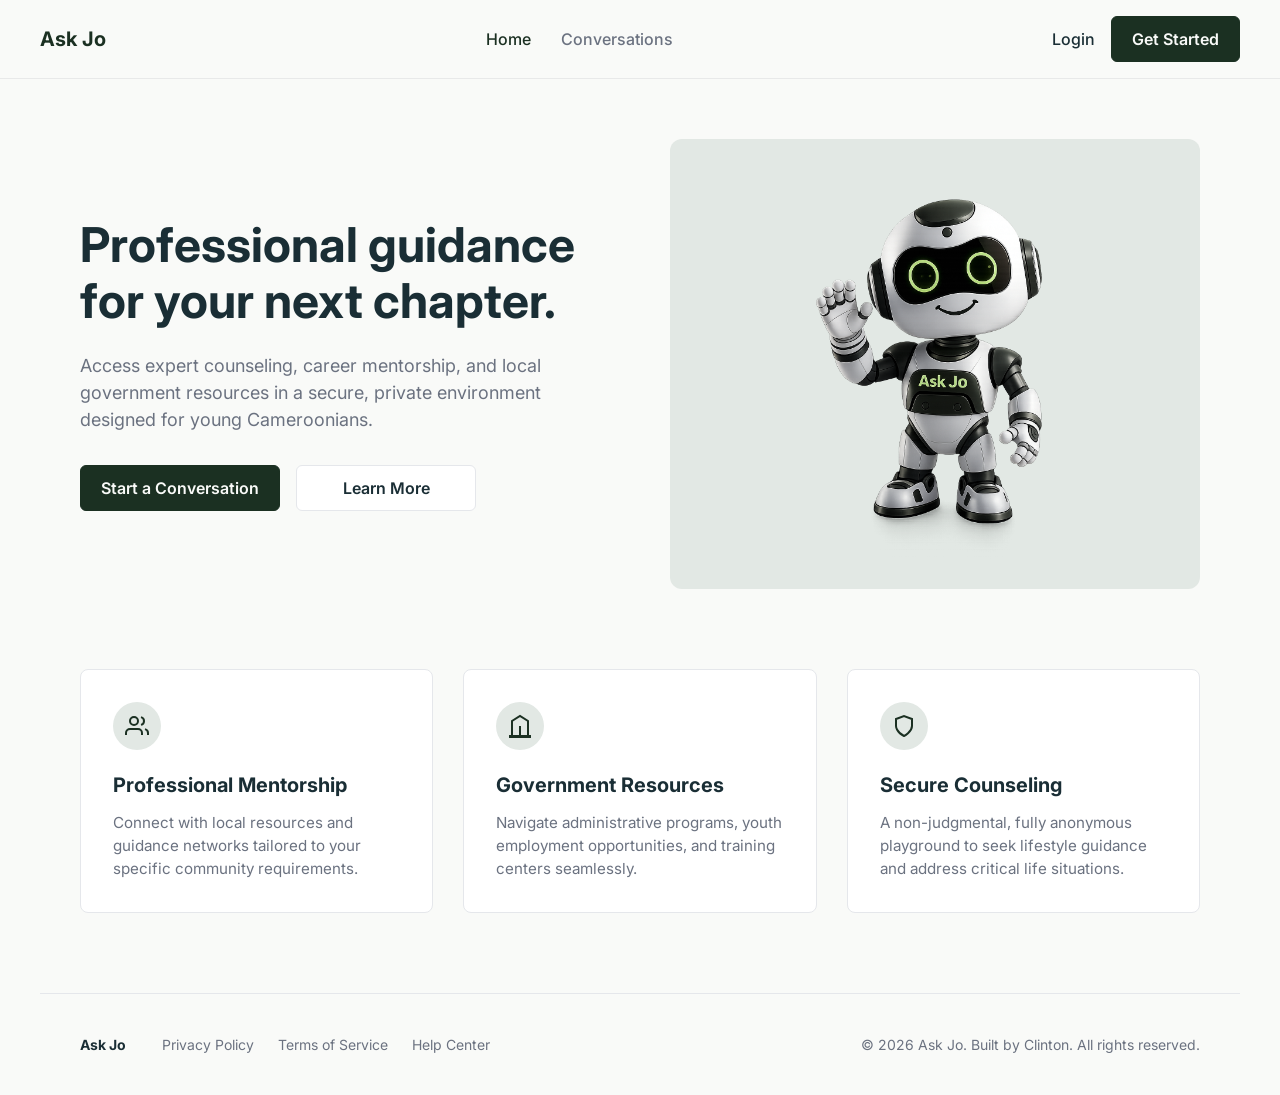
<file: ask-jo-frontend/index.html>
<!doctype html>
<html lang="en">
  <head>
    <meta charset="UTF-8" />
    <meta name="viewport" content="width=device-width, initial-scale=1.0" />
    <title>Ask Jo - Professional Guidance</title>
    <link rel="stylesheet" href="css/main.css" />
    <link rel="preconnect" href="https://fonts.googleapis.com" />
    <link rel="preconnect" href="https://fonts.gstatic.com" crossorigin />
    <link
      href="https://fonts.googleapis.com/css2?family=Inter:wght@400;500;600;700&display=swap"
      rel="stylesheet"
    />
  </head>
  <body>
    <nav class="navbar">
      <div class="nav-logo">Ask Jo</div>
      <div class="nav-links">
        <a href="index.html" class="active">Home</a>
        <a href="chat.html?new=1">Conversations</a>
      </div>
      <div class="nav-actions">
        <a href="auth.html?mode=login" class="btn-text">Login</a>
        <a href="chat.html?new=1" class="btn-primary">Get Started</a>
      </div>
      <button
        class="nav-hamburger"
        onclick="toggleMobileNav()"
        aria-label="Menu"
      >
        <span></span><span></span><span></span>
      </button>
    </nav>

    <!-- Mobile nav drawer -->
    <div class="nav-mobile-drawer" id="mobile-nav-drawer">
      <a href="index.html">Home</a>
      <a href="chat.html?new=1">Conversations</a>
      <a href="auth.html?mode=login">Login</a>
      <a href="chat.html?new=1">Get Started</a>
    </div>

    <main class="landing-hero">
      <div class="hero-content">
        <h1>Professional guidance for your next chapter.</h1>
        <p>
          Access expert counseling, career mentorship, and local government
          resources in a secure, private environment designed for young
          Cameroonians.
        </p>
        <div class="hero-cta-group">
          <a href="chat.html?new=1" class="btn-primary text-center"
            >Start a Conversation</a
          >
          <a href="#features" class="btn-secondary text-center">Learn More</a>
        </div>
      </div>
      <div class="hero-image-container">
        <div class="hero-placeholder-img"></div>
      </div>
    </main>

    <section id="features" class="features-grid">
      <div class="feature-card">
        <div class="icon-wrapper">
          <svg
            width="24"
            height="24"
            viewBox="0 0 24 24"
            fill="none"
            stroke="currentColor"
            stroke-width="2"
          >
            <path d="M17 21v-2a4 4 0 0 0-4-4H5a4 4 0 0 0-4 4v2"></path>
            <circle cx="9" cy="7" r="4"></circle>
            <path d="M23 21v-2a4 4 0 0 0-3-3.87"></path>
            <path d="M16 3.13a4 4 0 0 1 0 7.75"></path>
          </svg>
        </div>
        <h3>Professional Mentorship</h3>
        <p>
          Connect with local resources and guidance networks tailored to your
          specific community requirements.
        </p>
      </div>
      <div class="feature-card">
        <div class="icon-wrapper">
          <svg
            width="24"
            height="24"
            viewBox="0 0 24 24"
            fill="none"
            stroke="currentColor"
            stroke-width="2"
          >
            <rect x="2" y="22" width="20" height="2"></rect>
            <path d="M4 22V7l8-5 8 5v15"></path>
            <path d="M12 22V12"></path>
          </svg>
        </div>
        <h3>Government Resources</h3>
        <p>
          Navigate administrative programs, youth employment opportunities, and
          training centers seamlessly.
        </p>
      </div>
      <div class="feature-card">
        <div class="icon-wrapper">
          <svg
            width="24"
            height="24"
            viewBox="0 0 24 24"
            fill="none"
            stroke="currentColor"
            stroke-width="2"
          >
            <path d="M12 22s8-4 8-10V5l-8-3-8 3v7s0 6 8 10z"></path>
          </svg>
        </div>
        <h3>Secure Counseling</h3>
        <p>
          A non-judgmental, fully anonymous playground to seek lifestyle
          guidance and address critical life situations.
        </p>
      </div>
    </section>

    <footer class="landing-footer">
      <div class="footer-left">
        <span class="footer-logo">Ask Jo</span>
        <a href="#">Privacy Policy</a>
        <a href="#">Terms of Service</a>
        <a href="#">Help Center</a>
      </div>
      <div class="footer-right">
        &copy; 2026 Ask Jo. Built by Clinton. All rights reserved.
      </div>
    </footer>

    <script>
      function toggleMobileNav() {
        document.getElementById("mobile-nav-drawer").classList.toggle("open");
      }
    </script>
  </body>
</html>
</file>
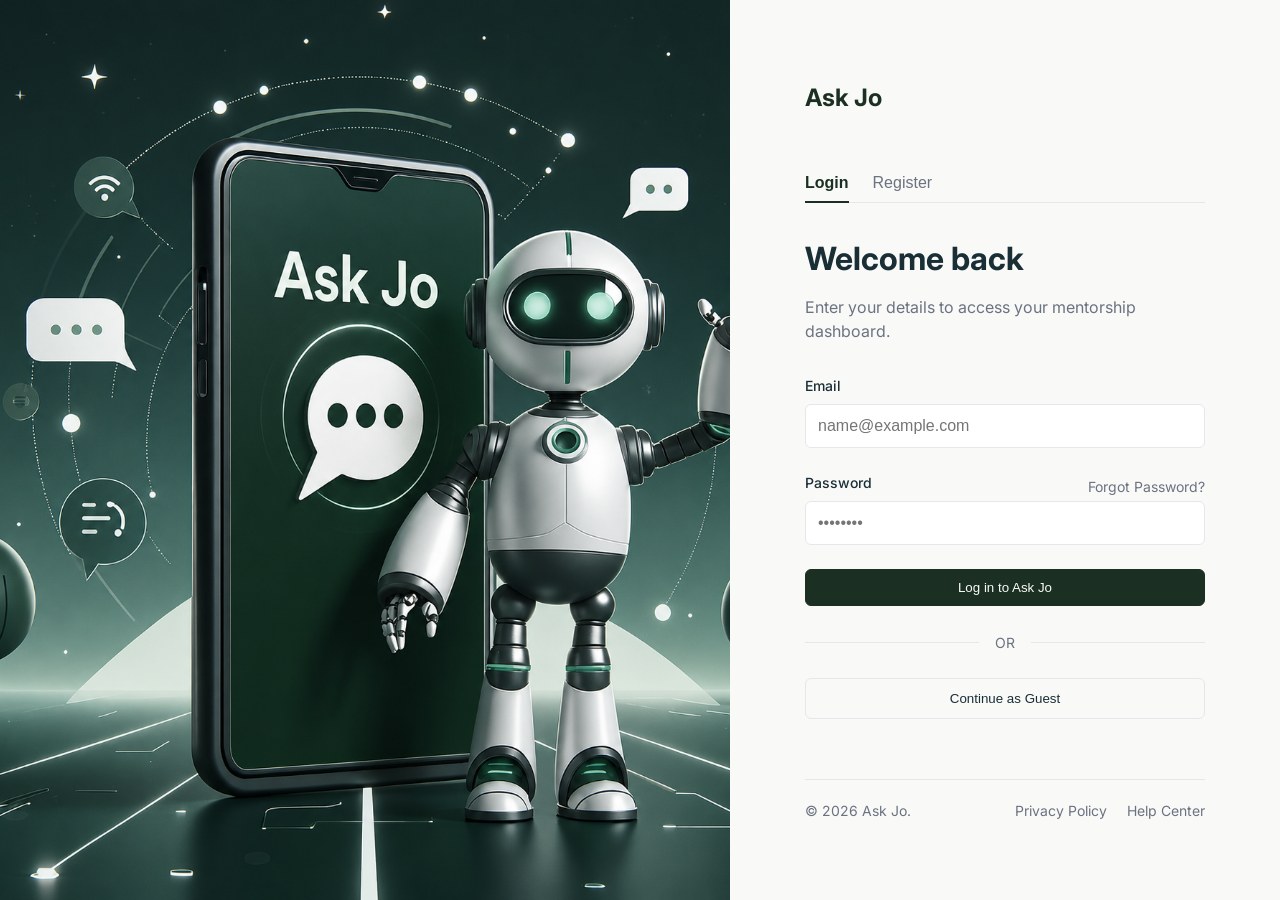
<file: ask-jo-frontend/auth.html>
<!doctype html>
<html lang="en">
  <head>
    <meta charset="UTF-8" />
    <meta name="viewport" content="width=device-width, initial-scale=1.0" />
    <title>Ask Jo - Portal Gateway</title>
    <link rel="stylesheet" href="css/main.css" />
    <link rel="stylesheet" href="css/auth.css" />
    <link rel="preconnect" href="https://fonts.googleapis.com" />
    <link rel="preconnect" href="https://fonts.gstatic.com" crossorigin />
    <link
      href="https://fonts.googleapis.com/css2?family=Inter:wght@400;500;600;700&display=swap"
      rel="stylesheet"
    />
  </head>
  <body class="auth-page-body">
    <div class="auth-split-container">
      <div class="auth-splash-panel"></div>
      <div class="auth-form-panel">
        <div class="auth-form-wrapper">
          <div class="auth-brand-header">Ask Jo</div>

          <div class="auth-tabs">
            <button
              type="button"
              id="tab-login"
              class="auth-tab active"
              onclick="switchAuthMode('login')"
            >
              Login
            </button>
            <button
              type="button"
              id="tab-register"
              class="auth-tab"
              onclick="switchAuthMode('register')"
            >
              Register
            </button>
          </div>

          <h2 id="auth-title" class="auth-main-title">Welcome back</h2>
          <p id="auth-subtitle" class="auth-sub-title">
            Enter your details to access your mentorship dashboard.
          </p>

          <div id="auth-error-msg" class="auth-alert hidden"></div>

          <form id="auth-core-form" onsubmit="handleAuthSubmit(event)">
            <div id="group-username" class="form-group hidden">
              <label for="auth-username">Username</label>
              <input
                type="text"
                id="auth-username"
                placeholder="yourusername"
                autocomplete="username"
              />
            </div>
            <div class="form-group">
              <label for="auth-email">Email</label>
              <input
                type="email"
                id="auth-email"
                placeholder="name@example.com"
                required
                autocomplete="email"
              />
            </div>
            <div class="form-group">
              <div class="label-row">
                <label for="auth-password">Password</label>
                <a href="#" class="form-link-sm">Forgot Password?</a>
              </div>
              <input
                type="password"
                id="auth-password"
                placeholder="••••••••"
                required
                autocomplete="current-password"
              />
            </div>
            <div id="group-confirm-password" class="form-group hidden">
              <label for="auth-confirm-password">Confirm Password</label>
              <input
                type="password"
                id="auth-confirm-password"
                placeholder="••••••••"
                autocomplete="new-password"
              />
            </div>

            <button
              type="submit"
              id="auth-submit-btn"
              class="btn-primary full-width font-medium"
            >
              Log in to Ask Jo
            </button>

            <div class="auth-divider"><span>OR</span></div>

            <button
              type="button"
              class="btn-outline full-width font-medium"
              onclick="window.location.href = 'chat.html?new=1'"
            >
              Continue as Guest
            </button>
          </form>

          <div class="auth-footer-links">
            <span>&copy; 2026 Ask Jo.</span>
            <div class="footer-right-links">
              <a href="#">Privacy Policy</a>
              <a href="#">Help Center</a>
            </div>
          </div>
        </div>
      </div>
    </div>

    <script src="js/storage.js"></script>
    <script src="js/api.js"></script>
    <script src="js/auth.js"></script>
    <script>
      window.addEventListener("DOMContentLoaded", () => {
        const params = new URLSearchParams(window.location.search);
        if (params.get("mode") === "register") {
          switchAuthMode("register");
        }
      });
    </script>
  </body>
</html>
</file>
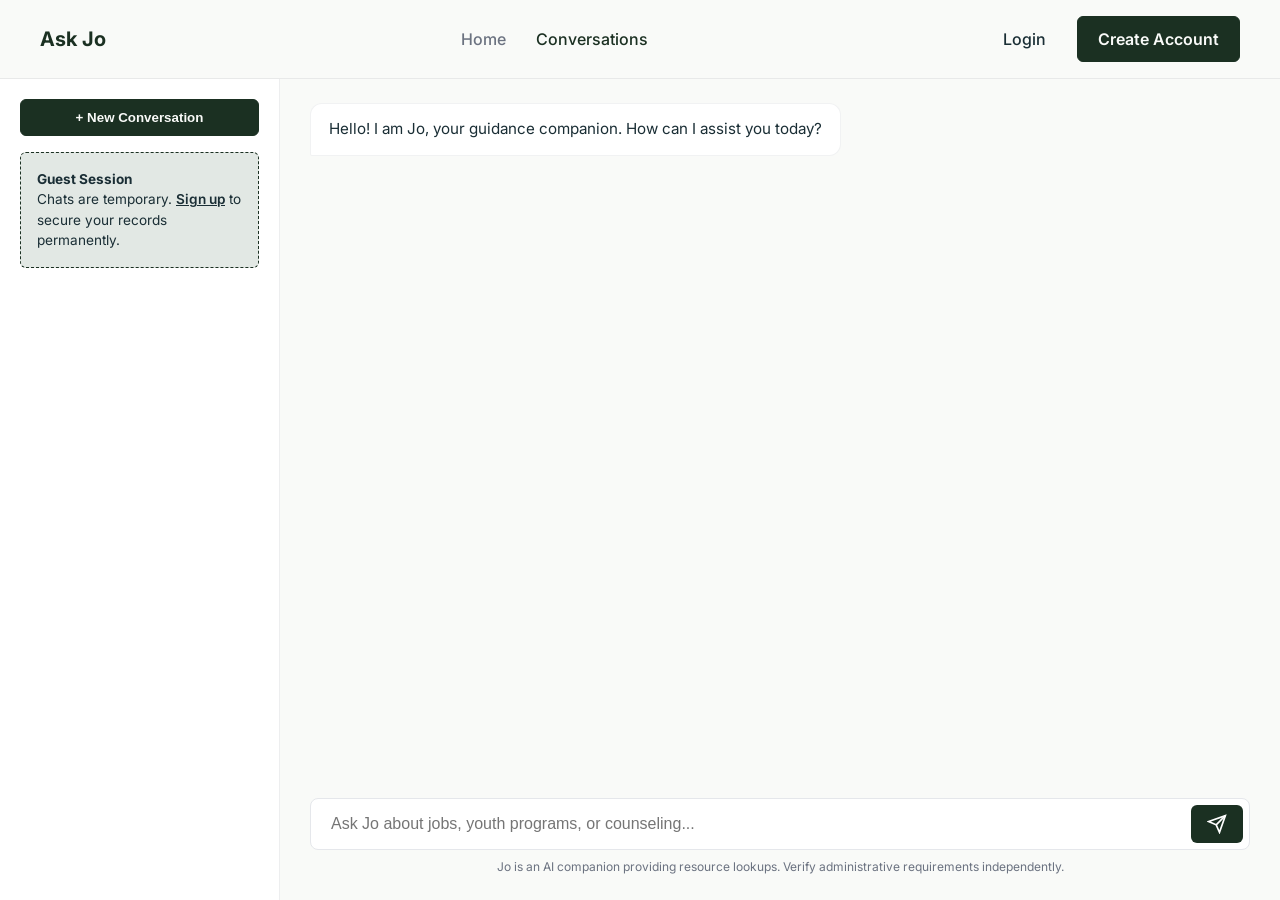
<file: ask-jo-frontend/chat.html>
<!doctype html>
<html lang="en">
  <head>
    <meta charset="UTF-8" />
    <meta name="viewport" content="width=device-width, initial-scale=1.0" />
    <title>Ask Jo - Chat Workspace</title>
    <link rel="stylesheet" href="css/main.css" />
    <link rel="stylesheet" href="css/chat.css" />
    <link rel="preconnect" href="https://fonts.googleapis.com" />
    <link rel="preconnect" href="https://fonts.gstatic.com" crossorigin />
    <link
      href="https://fonts.googleapis.com/css2?family=Inter:wght@400;500;600;700&display=swap"
      rel="stylesheet"
    />
  </head>
  <body class="chat-workspace-body">
    <nav class="navbar">
      <div
        class="nav-logo"
        style="cursor: pointer"
        onclick="window.location.href = 'index.html'"
      >
        Ask Jo
      </div>
      <div class="nav-links">
        <a href="index.html">Home</a>
        <a href="chat.html?new=1" class="active">Conversations</a>
      </div>
      <div class="nav-actions" id="header-user-actions"></div>
      <button
        class="nav-hamburger"
        onclick="toggleMobileNav()"
        aria-label="Menu"
      >
        <span></span><span></span><span></span>
      </button>
    </nav>

    <!-- Mobile nav drawer -->
    <div class="nav-mobile-drawer" id="mobile-nav-drawer">
      <a href="index.html">Home</a>
      <a href="chat.html?new=1">Conversations</a>
      <a href="auth.html?mode=login">Login</a>
      <a href="auth.html?mode=register">Create Account</a>
    </div>

    <div class="workspace-viewport">
      <!-- Overlay for sidebar on mobile -->
      <div
        class="sidebar-overlay"
        id="sidebar-overlay"
        onclick="closeSidebar()"
      ></div>

      <aside class="chat-sidebar" id="sidebar-panel">
        <button
          type="button"
          class="btn-primary full-width"
          id="new-chat-btn"
          onclick="createNewChatSession()"
        >
          + New Conversation
        </button>
        <div class="sidebar-list-container" id="conversations-list"></div>
      </aside>

      <main class="chat-main-window">
        <div class="chat-messages-container" id="chat-output-feed"></div>
        <div class="chat-input-sticky-dock">
          <form
            id="chat-submittal-form"
            onsubmit="transmitUserPrompt(event)"
            class="chat-form-raw"
          >
            <input
              type="text"
              id="chat-input-box"
              placeholder="Ask Jo about jobs, youth programs, or counseling..."
              required
              autocomplete="off"
            />
            <button type="submit" class="chat-send-btn">
              <svg
                width="20"
                height="20"
                viewBox="0 0 24 24"
                fill="none"
                stroke="currentColor"
                stroke-width="2"
              >
                <line x1="22" y1="2" x2="11" y2="13"></line>
                <polygon points="22 2 15 22 11 13 2 9 22 2"></polygon>
              </svg>
            </button>
          </form>
          <div class="chat-disclaimer">
            Jo is an AI companion providing resource lookups. Verify
            administrative requirements independently.
          </div>
        </div>
      </main>
    </div>

    <!-- Floating sidebar toggle button (mobile only) -->
    <button
      class="sidebar-toggle-btn"
      id="sidebar-toggle-btn"
      onclick="toggleSidebar()"
      aria-label="Toggle conversations"
    >
      ☰
    </button>

    <script src="js/storage.js"></script>
    <script src="js/api.js"></script>
    <script src="js/chat.js"></script>
    <script>
      function toggleMobileNav() {
        const drawer = document.getElementById("mobile-nav-drawer");
        drawer.classList.toggle("open");
      }

      function toggleSidebar() {
        const sidebar = document.getElementById("sidebar-panel");
        const overlay = document.getElementById("sidebar-overlay");
        sidebar.classList.toggle("open");
        overlay.classList.toggle("active");
      }

      function closeSidebar() {
        const sidebar = document.getElementById("sidebar-panel");
        const overlay = document.getElementById("sidebar-overlay");
        sidebar.classList.remove("open");
        overlay.classList.remove("active");
      }
    </script>
  </body>
</html>
</file>
<file: ask-jo-frontend/css/main.css>
:root {
  --primary: #1b3022;
  --secondary: #1a2e35;
  --tertiary: #e2e8e4;
  --neutral: #f9faf8;
  --white: #ffffff;
  --border-light: #e5e7eb;
  --text-main: #1a2e35;
  --text-muted: #6b7280;
}

* {
  box-sizing: border-box;
  margin: 0;
  padding: 0;
}

body {
  font-family: "Inter", sans-serif;
  background-color: var(--neutral);
  color: var(--text-main);
  line-height: 1.5;
  -webkit-font-smoothing: antialiased;
}

h1,
h2,
h3,
h4 {
  font-weight: 700;
  color: var(--secondary);
}

a {
  color: inherit;
  text-decoration: none;
}

/* Global Buttons */
.btn-primary {
  background-color: var(--primary);
  color: var(--neutral);
  padding: 10px 20px;
  border-radius: 6px;
  font-weight: 600;
  border: 1px solid var(--primary);
  cursor: pointer;
  display: inline-block;
  text-align: center;
  transition: background-color 0.2s ease;
}
.btn-primary:hover {
  background-color: #122117;
}

.btn-secondary {
  background-color: var(--white);
  color: var(--secondary);
  padding: 10px 20px;
  border-radius: 6px;
  font-weight: 600;
  border: 1px solid var(--border-light);
  cursor: pointer;
  display: inline-block;
  text-align: center;
  transition: background-color 0.2s ease;
}
.btn-secondary:hover {
  background-color: var(--neutral);
}

.btn-outline {
  background-color: transparent;
  color: var(--secondary);
  padding: 12px 20px;
  border-radius: 6px;
  font-weight: 600;
  border: 1px solid var(--border-light);
  cursor: pointer;
  transition: background-color 0.2s ease;
}
.btn-outline:hover {
  background-color: rgba(26, 46, 53, 0.04);
}

.btn-text {
  font-weight: 500;
  color: var(--secondary);
}
.btn-text:hover {
  color: var(--primary);
}

.full-width {
  width: 100%;
}
.text-center {
  text-align: center;
}
.font-medium {
  font-weight: 500;
}

/* Navbar */
.navbar {
  display: flex;
  justify-content: space-between;
  align-items: center;
  padding: 16px 40px;
  background-color: var(--neutral);
  border-bottom: 1px solid rgba(26, 46, 53, 0.08);
  position: relative;
  z-index: 100;
}

.nav-logo {
  font-size: 1.25rem;
  font-weight: 700;
  color: var(--primary);
}

.nav-links {
  display: flex;
  gap: 30px;
}
.nav-links a {
  font-weight: 500;
  color: var(--text-muted);
}
.nav-links a:hover,
.nav-links a.active {
  color: var(--primary);
}

.nav-actions {
  display: flex;
  align-items: center;
  gap: 16px;
}

/* Hamburger — hidden on desktop */
.nav-hamburger {
  display: none;
  flex-direction: column;
  gap: 5px;
  cursor: pointer;
  padding: 4px;
  background: none;
  border: none;
}
.nav-hamburger span {
  display: block;
  width: 24px;
  height: 2px;
  background-color: var(--primary);
  border-radius: 2px;
  transition: all 0.3s ease;
}

/* Mobile nav drawer */
.nav-mobile-drawer {
  display: none;
  flex-direction: column;
  gap: 0;
  background-color: var(--white);
  border-bottom: 1px solid var(--border-light);
  padding: 0;
  overflow: hidden;
  max-height: 0;
  transition:
    max-height 0.3s ease,
    padding 0.3s ease;
}
.nav-mobile-drawer.open {
  max-height: 400px;
  padding: 16px 24px;
}
.nav-mobile-drawer a,
.nav-mobile-drawer button {
  display: block;
  padding: 12px 0;
  font-size: 1rem;
  font-weight: 500;
  color: var(--text-main);
  border-bottom: 1px solid var(--border-light);
  background: none;
  border-left: none;
  border-right: none;
  border-top: none;
  cursor: pointer;
  text-align: left;
  width: 100%;
}
.nav-mobile-drawer a:last-child,
.nav-mobile-drawer button:last-child {
  border-bottom: none;
}

/* Landing Hero */
.landing-hero {
  display: grid;
  grid-template-columns: 1fr 1fr;
  gap: 60px;
  max-width: 1200px;
  margin: 60px auto;
  padding: 0 40px;
  align-items: center;
}

.hero-content h1 {
  font-size: 3rem;
  line-height: 1.15;
  margin-bottom: 24px;
}
.hero-content p {
  font-size: 1.125rem;
  color: var(--text-muted);
  margin-bottom: 32px;
}
.hero-cta-group {
  display: flex;
  gap: 16px;
}
.hero-cta-group .btn-primary,
.hero-cta-group .btn-secondary {
  min-width: 180px;
}

.hero-image-container {
  width: 100%;
  display: flex;
  justify-content: center;
  align-items: center;
}
.hero-placeholder-img {
  width: 100%;
  height: 450px;
  background-color: var(--tertiary);
  background-image: url("../assets/robot.png");
  background-size: contain;
  background-repeat: no-repeat;
  background-position: center;
  border-radius: 12px;
}

/* Features */
.features-grid {
  display: grid;
  grid-template-columns: repeat(3, 1fr);
  gap: 30px;
  max-width: 1200px;
  margin: 80px auto;
  padding: 0 40px;
}
.feature-card {
  background-color: var(--white);
  border: 1px solid var(--border-light);
  padding: 32px;
  border-radius: 8px;
}
.icon-wrapper {
  color: var(--primary);
  background-color: var(--tertiary);
  width: 48px;
  height: 48px;
  border-radius: 50%;
  display: flex;
  align-items: center;
  justify-content: center;
  margin-bottom: 20px;
}
.feature-card h3 {
  font-size: 1.25rem;
  margin-bottom: 12px;
}
.feature-card p {
  color: var(--text-muted);
  font-size: 0.95rem;
}

/* Footer */
.landing-footer {
  display: flex;
  justify-content: space-between;
  align-items: center;
  max-width: 1200px;
  margin: 60px auto 40px auto;
  padding: 40px 40px 0 40px;
  border-top: 1px solid var(--border-light);
  font-size: 0.875rem;
  color: var(--text-muted);
}
.footer-left {
  display: flex;
  gap: 24px;
  align-items: center;
}
.footer-logo {
  font-weight: 700;
  color: var(--secondary);
  margin-right: 12px;
}

/* ============================================================
   RESPONSIVE — Tablet (max 1024px)
   ============================================================ */
@media (max-width: 1024px) {
  .navbar {
    padding: 16px 24px;
  }

  .landing-hero {
    grid-template-columns: 1fr;
    text-align: center;
    gap: 40px;
    margin: 40px auto;
    padding: 0 24px;
  }
  .hero-cta-group {
    justify-content: center;
  }
  .hero-content h1 {
    font-size: 2.2rem;
  }

  .features-grid {
    grid-template-columns: 1fr 1fr;
    padding: 0 24px;
  }

  .landing-footer {
    flex-direction: column;
    gap: 16px;
    text-align: center;
    padding: 24px 24px 0 24px;
  }
  .footer-left {
    flex-wrap: wrap;
    justify-content: center;
  }
}

/* ============================================================
   RESPONSIVE — Mobile (max 768px)
   ============================================================ */
@media (max-width: 768px) {
  /* Hide desktop nav items, show hamburger */
  .nav-links {
    display: none;
  }
  .nav-actions {
    display: none;
  }
  .nav-hamburger {
    display: flex;
  }
  .nav-mobile-drawer {
    display: flex;
  }

  .navbar {
    padding: 14px 20px;
  }

  .landing-hero {
    padding: 0 20px;
    margin: 32px auto;
    gap: 28px;
  }
  .hero-content h1 {
    font-size: 1.75rem;
  }
  .hero-content p {
    font-size: 1rem;
  }
  .hero-cta-group {
    flex-direction: column;
    gap: 12px;
  }
  .hero-cta-group .btn-primary,
  .hero-cta-group .btn-secondary {
    min-width: unset;
    width: 100%;
  }
  .hero-placeholder-img {
    height: 260px;
  }

  .features-grid {
    grid-template-columns: 1fr;
    padding: 0 20px;
    margin: 40px auto;
    gap: 16px;
  }
  .feature-card {
    padding: 24px;
  }

  .landing-footer {
    padding: 20px 20px 0 20px;
    margin: 40px auto 24px auto;
  }
}
</file>
<file: ask-jo-frontend/css/auth.css>
.auth-page-body {
  background-color: var(--neutral);
  min-height: 100vh;
  overflow-x: hidden;
}

.auth-split-container {
  display: flex;
  width: 100vw;
  min-height: 100vh;
}

.auth-splash-panel {
  flex: 1;
  background-color: var(--primary);
  background-image: url("../assets/auth_bg.png");
  background-position: center;
  background-size: cover;
}

.auth-form-panel {
  width: 550px;
  background-color: var(--neutral);
  display: flex;
  align-items: center;
  justify-content: center;
  padding: 40px;
  overflow-y: auto;
}

.auth-form-wrapper {
  width: 100%;
  max-width: 400px;
}

.auth-brand-header {
  font-size: 1.5rem;
  font-weight: 700;
  color: var(--primary);
  margin-bottom: 48px;
}

/* Tabs */
.auth-tabs {
  display: flex;
  border-bottom: 1px solid var(--border-light);
  margin-bottom: 32px;
}
.auth-tab {
  background: none;
  border: none;
  padding: 10px 0;
  margin-right: 24px;
  font-size: 1rem;
  font-weight: 500;
  color: var(--text-muted);
  cursor: pointer;
  position: relative;
  transition: color 0.2s ease;
}
.auth-tab:hover {
  color: var(--primary);
}
.auth-tab.active {
  color: var(--primary);
  font-weight: 600;
}
.auth-tab.active::after {
  content: "";
  position: absolute;
  bottom: -1px;
  left: 0;
  right: 0;
  height: 2px;
  background-color: var(--primary);
}

.auth-main-title {
  font-size: 2rem;
  margin-bottom: 12px;
}
.auth-sub-title {
  color: var(--text-muted);
  margin-bottom: 32px;
}

/* Form */
.form-group {
  margin-bottom: 24px;
}
.form-group label {
  display: block;
  font-weight: 500;
  font-size: 0.875rem;
  margin-bottom: 8px;
  color: var(--secondary);
}
.form-group input {
  width: 100%;
  padding: 12px;
  border: 1px solid var(--border-light);
  border-radius: 6px;
  background-color: var(--white);
  font-size: 1rem;
  color: var(--text-main);
  outline: none;
  transition:
    border-color 0.2s ease,
    box-shadow 0.2s ease;
}
.form-group input:focus {
  border-color: var(--primary);
  box-shadow: 0 0 0 2px rgba(27, 48, 34, 0.1);
}

.label-row {
  display: flex;
  justify-content: space-between;
  align-items: center;
}
.form-link-sm {
  font-size: 0.875rem;
  color: var(--text-muted);
}
.form-link-sm:hover {
  text-decoration: underline;
  color: var(--primary);
}

.auth-divider {
  text-align: center;
  position: relative;
  margin: 24px 0;
}
.auth-divider::before {
  content: "";
  position: absolute;
  left: 0;
  top: 50%;
  right: 0;
  height: 1px;
  background-color: var(--border-light);
  z-index: 1;
}
.auth-divider span {
  background-color: var(--neutral);
  padding: 0 16px;
  font-size: 0.875rem;
  color: var(--text-muted);
  position: relative;
  z-index: 2;
}

.auth-alert {
  padding: 12px 16px;
  border-radius: 6px;
  margin-bottom: 24px;
  font-size: 0.875rem;
  border: 1px solid transparent;
  font-weight: 500;
}

.auth-footer-links {
  display: flex;
  justify-content: space-between;
  font-size: 0.875rem;
  color: var(--text-muted);
  margin-top: 60px;
  border-top: 1px solid var(--border-light);
  padding-top: 20px;
}
.footer-right-links a {
  margin-left: 16px;
}
.footer-right-links a:hover {
  text-decoration: underline;
}

.hidden {
  display: none !important;
}

/* ============================================================
   RESPONSIVE — Tablet
   ============================================================ */
@media (max-width: 1024px) {
  .auth-splash-panel {
    display: none;
  }
  .auth-form-panel {
    width: 100%;
    padding: 32px 40px;
  }
}

/* ============================================================
   RESPONSIVE — Mobile
   ============================================================ */
@media (max-width: 768px) {
  .auth-page-body {
    overflow-y: auto;
  }

  .auth-split-container {
    min-height: 100vh;
    height: auto;
  }

  .auth-form-panel {
    width: 100%;
    padding: 32px 20px;
    align-items: flex-start;
    padding-top: 48px;
  }

  .auth-brand-header {
    margin-bottom: 32px;
  }

  .auth-main-title {
    font-size: 1.6rem;
  }

  .auth-footer-links {
    flex-direction: column;
    gap: 12px;
    align-items: center;
    text-align: center;
  }
  .footer-right-links a {
    margin-left: 8px;
  }
}
</file>
<file: ask-jo-frontend/css/chat.css>
.chat-workspace-body {
  height: 100vh;
  display: flex;
  flex-direction: column;
  overflow: hidden;
  background-color: var(--neutral);
}

.workspace-viewport {
  flex: 1;
  display: flex;
  overflow: hidden;
  height: calc(100vh - 65px);
  position: relative;
}

/* Sidebar */
.chat-sidebar {
  width: 280px;
  background-color: var(--white);
  border-right: 1px solid rgba(26, 46, 53, 0.08);
  padding: 20px;
  display: flex;
  flex-direction: column;
  gap: 16px;
  transition: transform 0.3s ease;
  flex-shrink: 0;
}

.sidebar-list-container {
  flex: 1;
  overflow-y: auto;
  display: flex;
  flex-direction: column;
  gap: 8px;
}

.conversation-row-item {
  padding: 12px;
  border-radius: 6px;
  background-color: var(--neutral);
  font-size: 0.9rem;
  font-weight: 500;
  cursor: pointer;
  white-space: nowrap;
  overflow: hidden;
  text-overflow: ellipsis;
  border: 1px solid transparent;
  transition:
    background-color 0.2s ease,
    border-color 0.2s ease;
}
.conversation-row-item:hover,
.conversation-row-item.active {
  border-color: var(--primary);
  background-color: var(--tertiary);
  color: var(--primary);
}

.sidebar-promo-box {
  background-color: var(--tertiary);
  padding: 16px;
  border-radius: 6px;
  font-size: 0.85rem;
  color: var(--secondary);
  border: 1px dashed var(--primary);
}

/* Sidebar toggle button — hidden on desktop */
.sidebar-toggle-btn {
  display: none;
  position: fixed;
  bottom: 90px;
  left: 16px;
  z-index: 200;
  background-color: var(--primary);
  color: var(--white);
  border: none;
  border-radius: 50%;
  width: 44px;
  height: 44px;
  font-size: 1.2rem;
  cursor: pointer;
  align-items: center;
  justify-content: center;
  box-shadow: 0 4px 12px rgba(0, 0, 0, 0.2);
}

/* Overlay behind sidebar on mobile */
.sidebar-overlay {
  display: none;
  position: fixed;
  inset: 0;
  background: rgba(0, 0, 0, 0.4);
  z-index: 150;
}
.sidebar-overlay.active {
  display: block;
}

/* Main chat area */
.chat-main-window {
  flex: 1;
  display: flex;
  flex-direction: column;
  background-color: var(--neutral);
  position: relative;
  min-width: 0;
}

.chat-messages-container {
  flex: 1;
  overflow-y: auto;
  padding: 24px 30px;
  display: flex;
  flex-direction: column;
  gap: 16px;
}

/* Bubbles */
.message-bubble {
  max-width: 75%;
  padding: 14px 18px;
  border-radius: 12px;
  font-size: 0.95rem;
  line-height: 1.5;
  word-break: break-word;
}
.message-bubble.user {
  background-color: var(--primary);
  color: var(--neutral);
  align-self: flex-end;
  border-bottom-right-radius: 2px;
}
.message-bubble.assistant {
  background-color: var(--white);
  color: var(--text-main);
  align-self: flex-start;
  border-bottom-left-radius: 2px;
  border: 1px solid rgba(26, 46, 53, 0.06);
}
.message-bubble.crisis-intervention {
  border: 2px solid #f8b4b4;
  background-color: #fff5f5;
}

/* Input dock */
.chat-input-sticky-dock {
  padding: 16px 30px 24px 30px;
  background-color: var(--neutral);
}
.chat-form-raw {
  display: flex;
  background-color: var(--white);
  border: 1px solid var(--border-light);
  border-radius: 8px;
  padding: 6px;
}
.chat-form-raw input {
  flex: 1;
  border: none;
  outline: none;
  padding: 10px 14px;
  font-size: 1rem;
  background: transparent;
  min-width: 0;
}
.chat-send-btn {
  background-color: var(--primary);
  color: var(--white);
  border: none;
  padding: 0 16px;
  border-radius: 6px;
  cursor: pointer;
  display: flex;
  align-items: center;
  justify-content: center;
  flex-shrink: 0;
  transition: background-color 0.2s ease;
}
.chat-send-btn:hover {
  background-color: #122117;
}

.chat-disclaimer {
  text-align: center;
  font-size: 0.75rem;
  color: var(--text-muted);
  margin-top: 8px;
}

/* Typing animation */
.typing-skeleton {
  display: flex;
  gap: 5px;
  padding: 8px;
}
.typing-dot {
  width: 8px;
  height: 8px;
  background-color: var(--text-muted);
  border-radius: 50%;
  animation: bounce 1.4s infinite ease-in-out both;
}
.typing-dot:nth-child(1) {
  animation-delay: -0.32s;
}
.typing-dot:nth-child(2) {
  animation-delay: -0.16s;
}

@keyframes bounce {
  0%,
  80%,
  100% {
    transform: scale(0);
  }
  40% {
    transform: scale(1);
  }
}

/* ============================================================
   RESPONSIVE — Mobile (max 768px)
   ============================================================ */
@media (max-width: 768px) {
  /* Sidebar slides in as drawer from the left */
  .chat-sidebar {
    position: fixed;
    top: 0;
    left: 0;
    height: 100vh;
    z-index: 160;
    transform: translateX(-100%);
    width: 280px;
    padding-top: 60px;
  }
  .chat-sidebar.open {
    transform: translateX(0);
  }

  /* Show the floating toggle button */
  .sidebar-toggle-btn {
    display: flex;
  }

  .chat-messages-container {
    padding: 16px;
    gap: 12px;
  }

  .message-bubble {
    max-width: 88%;
    font-size: 0.9rem;
    padding: 12px 14px;
  }

  .chat-input-sticky-dock {
    padding: 12px 16px 20px 16px;
  }

  .chat-form-raw input {
    font-size: 0.95rem;
    padding: 10px 10px;
  }

  .chat-disclaimer {
    font-size: 0.7rem;
  }
}
</file>
